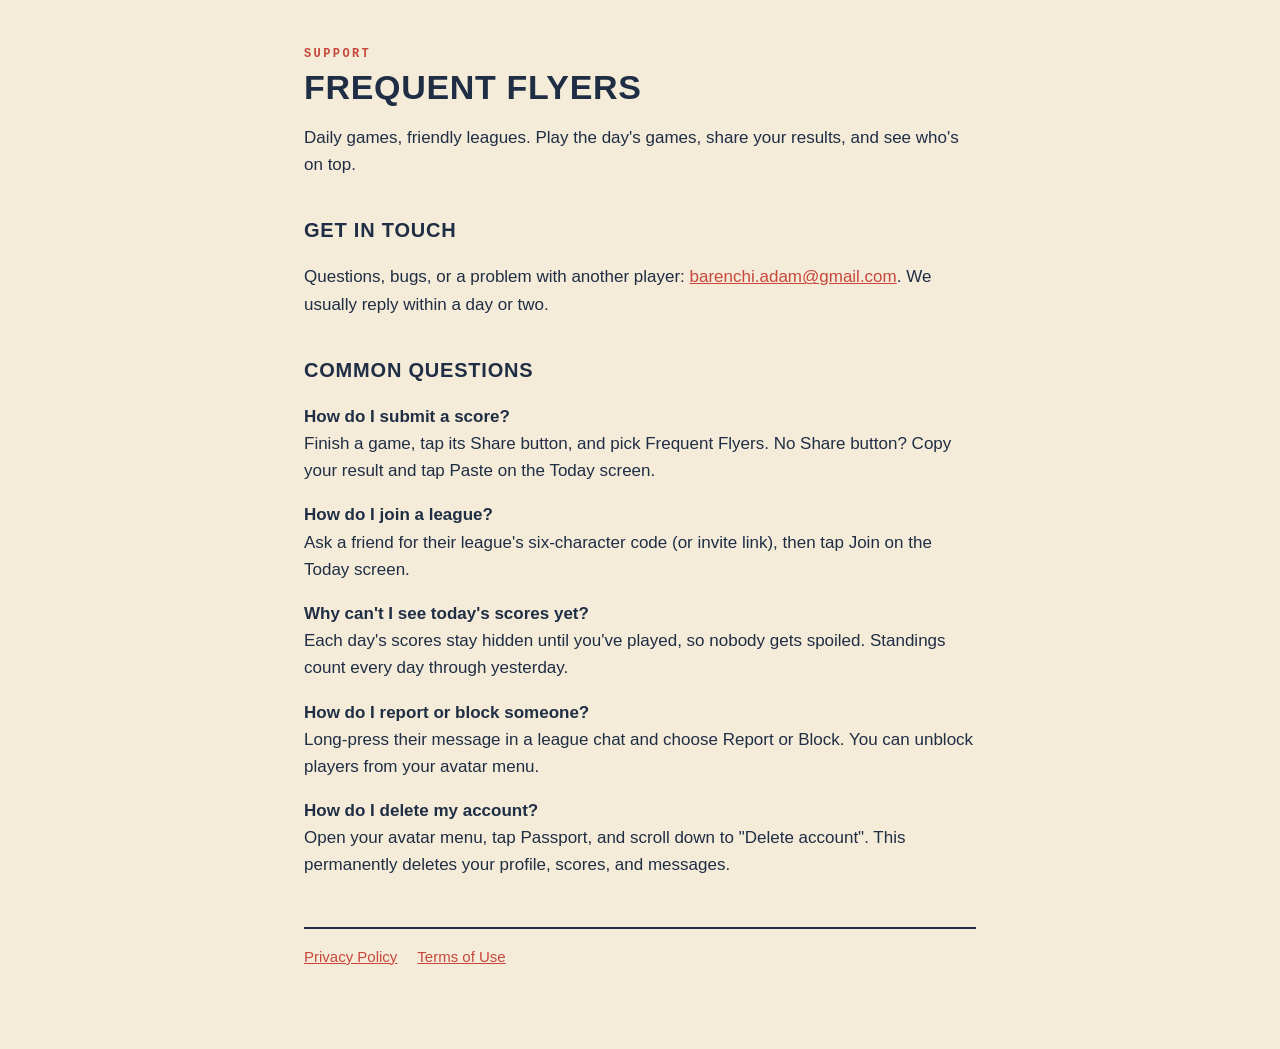
<file: index.html>
<!DOCTYPE html>
<html lang="en">
<head>
    <meta charset="utf-8">
    <meta name="viewport" content="width=device-width, initial-scale=1">
    <title>Frequent Flyers · Support</title>
    <link rel="stylesheet" href="style.css">
</head>
<body>
<main>
    <div class="kicker">Support</div>
    <h1>Frequent Flyers</h1>
    <p>Daily games, friendly leagues. Play the day's games, share your results, and see who's on top.</p>

    <h2>Get in touch</h2>
    <p>Questions, bugs, or a problem with another player: <a href="mailto:barenchi.adam@gmail.com">barenchi.adam@gmail.com</a>. We usually reply within a day or two.</p>

    <h2>Common questions</h2>
    <p><strong>How do I submit a score?</strong><br>
    Finish a game, tap its Share button, and pick Frequent Flyers. No Share button? Copy your result and tap Paste on the Today screen.</p>

    <p><strong>How do I join a league?</strong><br>
    Ask a friend for their league's six-character code (or invite link), then tap Join on the Today screen.</p>

    <p><strong>Why can't I see today's scores yet?</strong><br>
    Each day's scores stay hidden until you've played, so nobody gets spoiled. Standings count every day through yesterday.</p>

    <p><strong>How do I report or block someone?</strong><br>
    Long-press their message in a league chat and choose Report or Block. You can unblock players from your avatar menu.</p>

    <p><strong>How do I delete my account?</strong><br>
    Open your avatar menu, tap Passport, and scroll down to "Delete account". This permanently deletes your profile, scores, and messages.</p>

    <nav><a href="privacy.html">Privacy Policy</a><a href="terms.html">Terms of Use</a></nav>
</main>
</body>
</html>
</file>
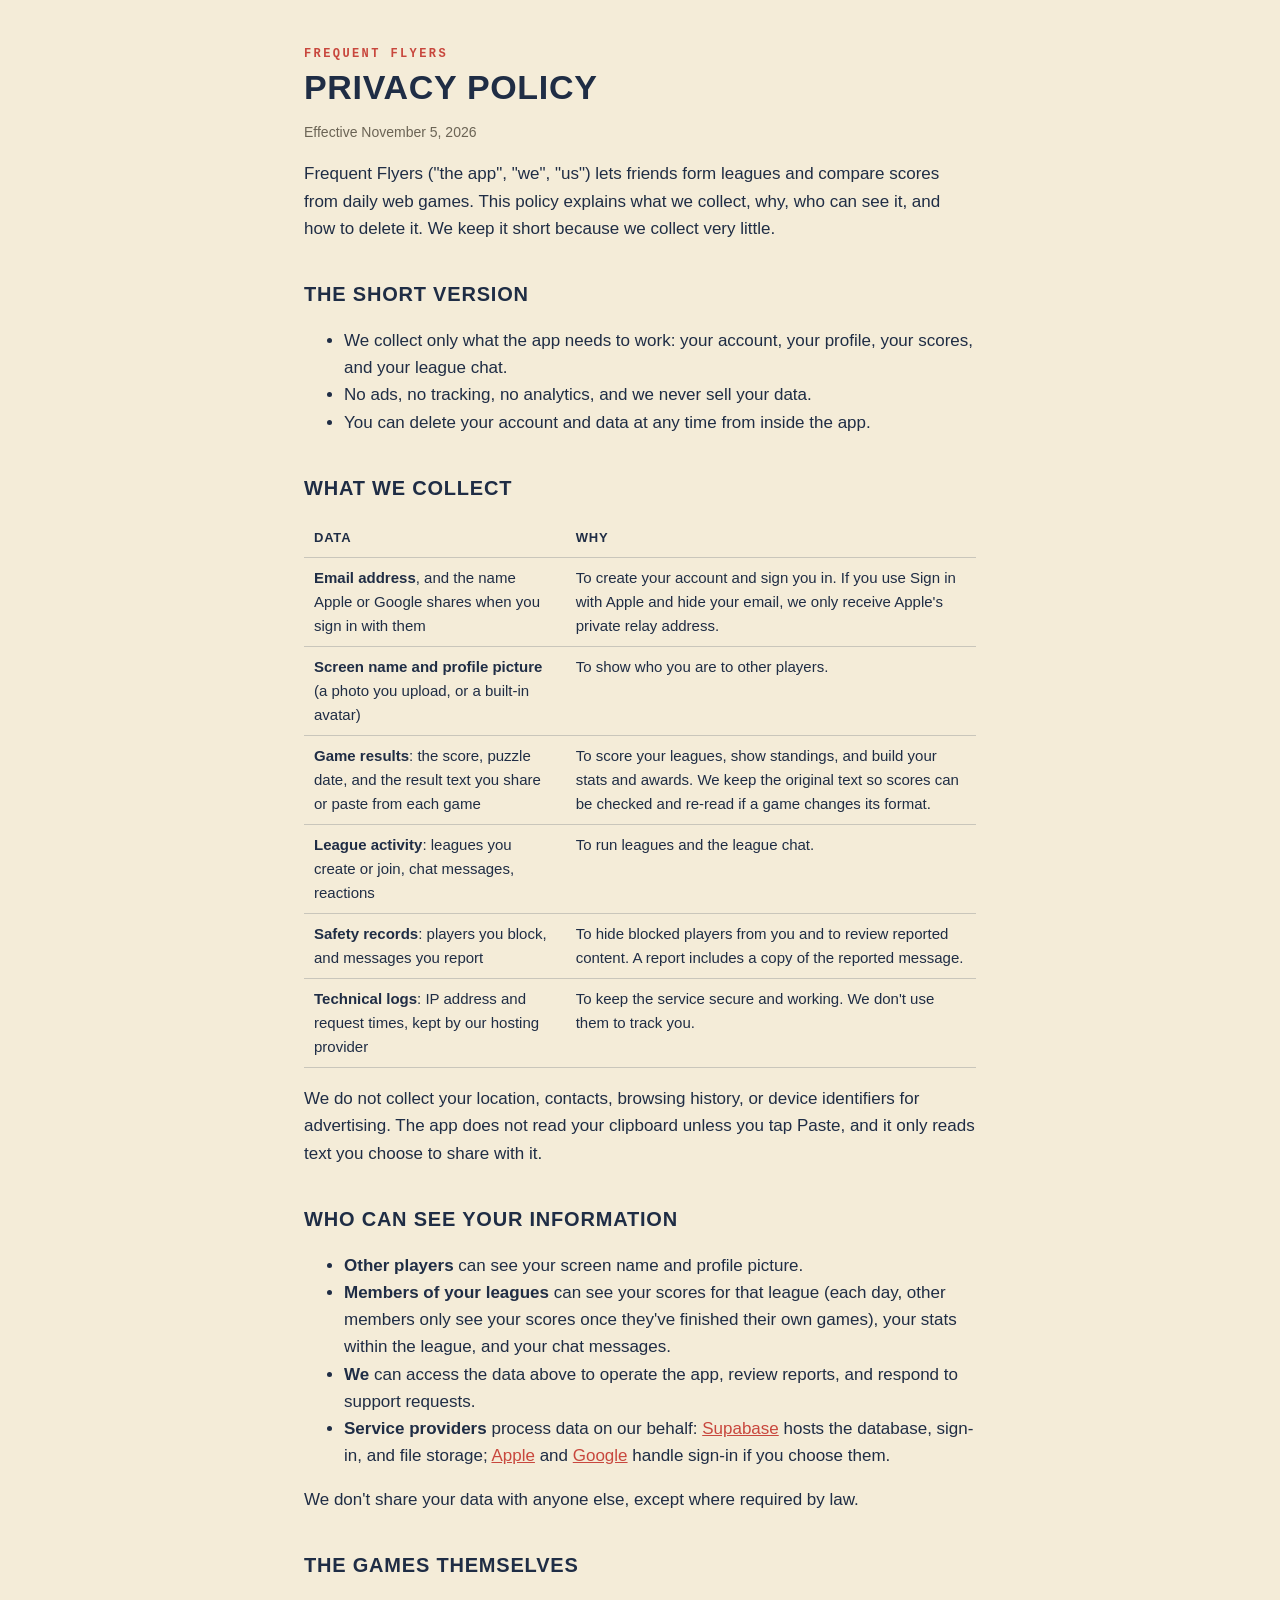
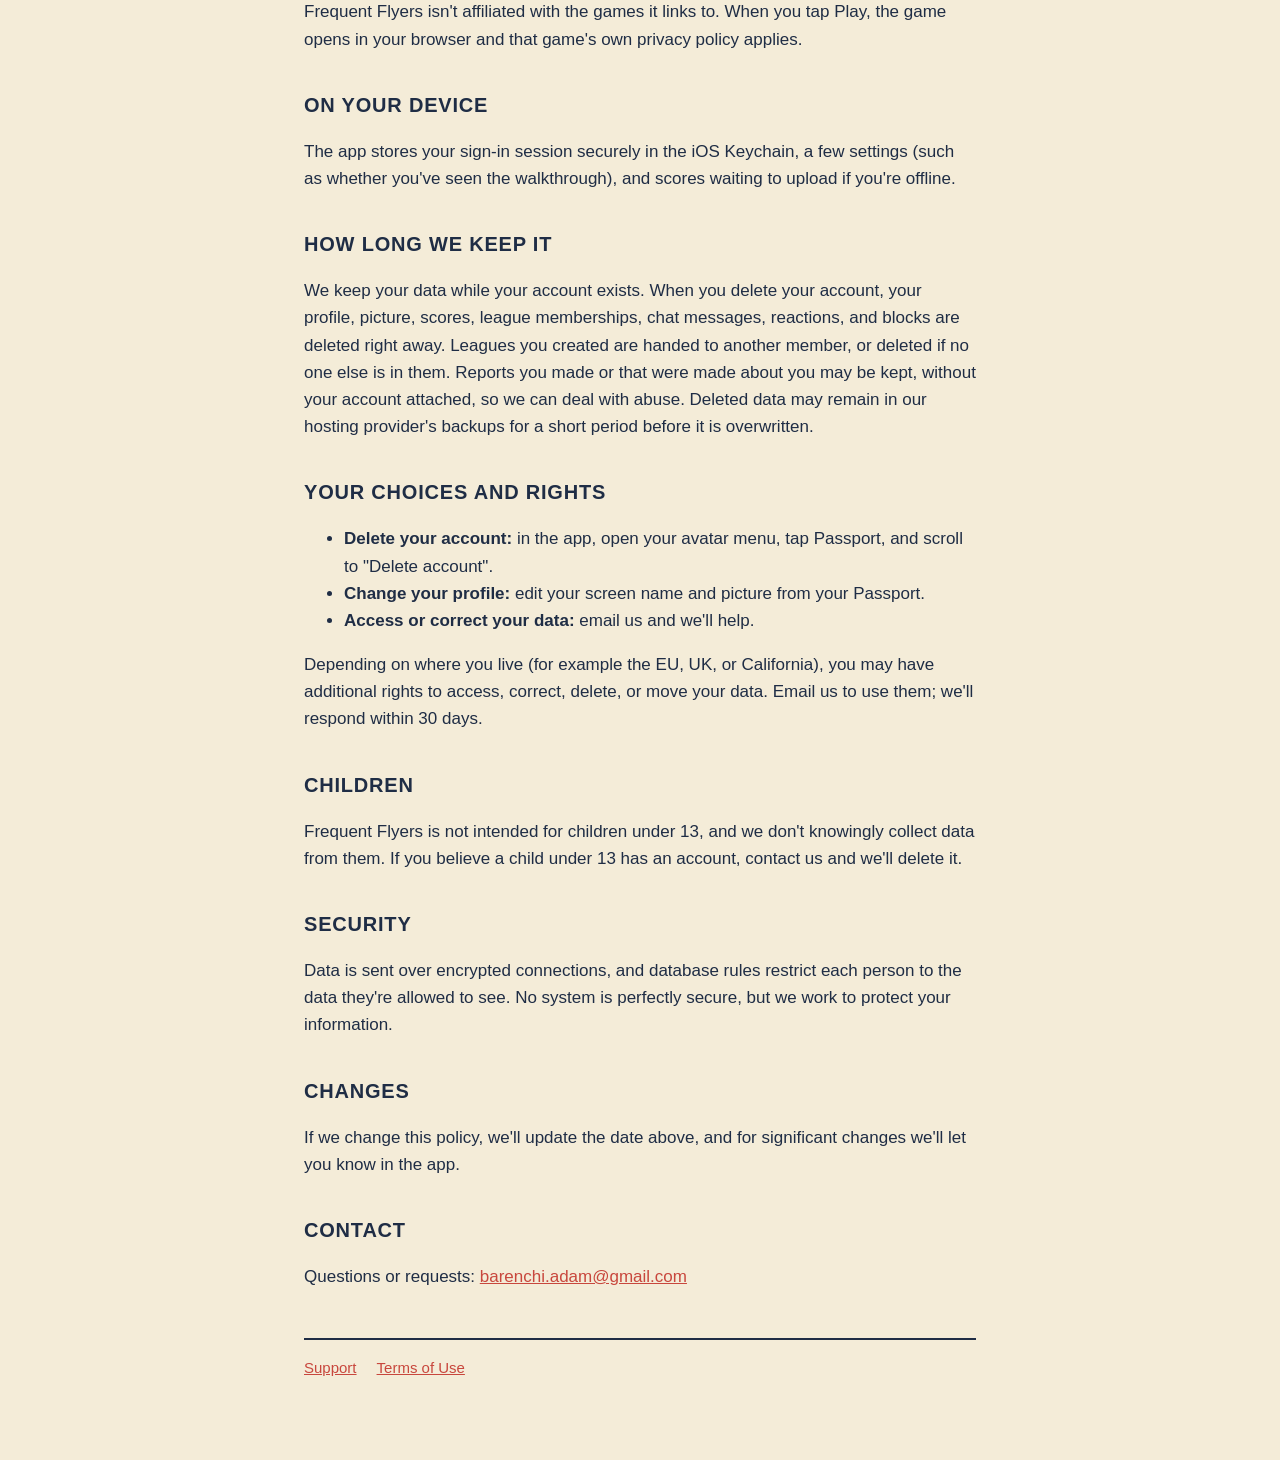
<file: privacy.html>
<!DOCTYPE html>
<html lang="en">
<head>
    <meta charset="utf-8">
    <meta name="viewport" content="width=device-width, initial-scale=1">
    <title>Privacy Policy · Frequent Flyers</title>
    <link rel="stylesheet" href="style.css">
</head>
<body>
<main>
    <div class="kicker">Frequent Flyers</div>
    <h1>Privacy Policy</h1>
    <p class="updated">Effective November 5, 2026</p>

    <p>Frequent Flyers ("the app", "we", "us") lets friends form leagues and compare scores from daily web games. This policy explains what we collect, why, who can see it, and how to delete it. We keep it short because we collect very little.</p>

    <h2>The short version</h2>
    <ul>
        <li>We collect only what the app needs to work: your account, your profile, your scores, and your league chat.</li>
        <li>No ads, no tracking, no analytics, and we never sell your data.</li>
        <li>You can delete your account and data at any time from inside the app.</li>
    </ul>

    <h2>What we collect</h2>
    <table>
        <tr><th>Data</th><th>Why</th></tr>
        <tr><td><strong>Email address</strong>, and the name Apple or Google shares when you sign in with them</td><td>To create your account and sign you in. If you use Sign in with Apple and hide your email, we only receive Apple's private relay address.</td></tr>
        <tr><td><strong>Screen name and profile picture</strong> (a photo you upload, or a built-in avatar)</td><td>To show who you are to other players.</td></tr>
        <tr><td><strong>Game results</strong>: the score, puzzle date, and the result text you share or paste from each game</td><td>To score your leagues, show standings, and build your stats and awards. We keep the original text so scores can be checked and re-read if a game changes its format.</td></tr>
        <tr><td><strong>League activity</strong>: leagues you create or join, chat messages, reactions</td><td>To run leagues and the league chat.</td></tr>
        <tr><td><strong>Safety records</strong>: players you block, and messages you report</td><td>To hide blocked players from you and to review reported content. A report includes a copy of the reported message.</td></tr>
        <tr><td><strong>Technical logs</strong>: IP address and request times, kept by our hosting provider</td><td>To keep the service secure and working. We don't use them to track you.</td></tr>
    </table>
    <p>We do not collect your location, contacts, browsing history, or device identifiers for advertising. The app does not read your clipboard unless you tap Paste, and it only reads text you choose to share with it.</p>

    <h2>Who can see your information</h2>
    <ul>
        <li><strong>Other players</strong> can see your screen name and profile picture.</li>
        <li><strong>Members of your leagues</strong> can see your scores for that league (each day, other members only see your scores once they've finished their own games), your stats within the league, and your chat messages.</li>
        <li><strong>We</strong> can access the data above to operate the app, review reports, and respond to support requests.</li>
        <li><strong>Service providers</strong> process data on our behalf: <a href="https://supabase.com/privacy">Supabase</a> hosts the database, sign-in, and file storage; <a href="https://www.apple.com/legal/privacy/">Apple</a> and <a href="https://policies.google.com/privacy">Google</a> handle sign-in if you choose them.</li>
    </ul>
    <p>We don't share your data with anyone else, except where required by law.</p>

    <h2>The games themselves</h2>
    <p>Frequent Flyers isn't affiliated with the games it links to. When you tap Play, the game opens in your browser and that game's own privacy policy applies.</p>

    <h2>On your device</h2>
    <p>The app stores your sign-in session securely in the iOS Keychain, a few settings (such as whether you've seen the walkthrough), and scores waiting to upload if you're offline.</p>

    <h2>How long we keep it</h2>
    <p>We keep your data while your account exists. When you delete your account, your profile, picture, scores, league memberships, chat messages, reactions, and blocks are deleted right away. Leagues you created are handed to another member, or deleted if no one else is in them. Reports you made or that were made about you may be kept, without your account attached, so we can deal with abuse. Deleted data may remain in our hosting provider's backups for a short period before it is overwritten.</p>

    <h2>Your choices and rights</h2>
    <ul>
        <li><strong>Delete your account:</strong> in the app, open your avatar menu, tap Passport, and scroll to "Delete account".</li>
        <li><strong>Change your profile:</strong> edit your screen name and picture from your Passport.</li>
        <li><strong>Access or correct your data:</strong> email us and we'll help.</li>
    </ul>
    <p>Depending on where you live (for example the EU, UK, or California), you may have additional rights to access, correct, delete, or move your data. Email us to use them; we'll respond within 30 days.</p>

    <h2>Children</h2>
    <p>Frequent Flyers is not intended for children under 13, and we don't knowingly collect data from them. If you believe a child under 13 has an account, contact us and we'll delete it.</p>

    <h2>Security</h2>
    <p>Data is sent over encrypted connections, and database rules restrict each person to the data they're allowed to see. No system is perfectly secure, but we work to protect your information.</p>

    <h2>Changes</h2>
    <p>If we change this policy, we'll update the date above, and for significant changes we'll let you know in the app.</p>

    <h2>Contact</h2>
    <p>Questions or requests: <a href="mailto:barenchi.adam@gmail.com">barenchi.adam@gmail.com</a></p>

    <nav><a href="index.html">Support</a><a href="terms.html">Terms of Use</a></nav>
</main>
</body>
</html>
</file>
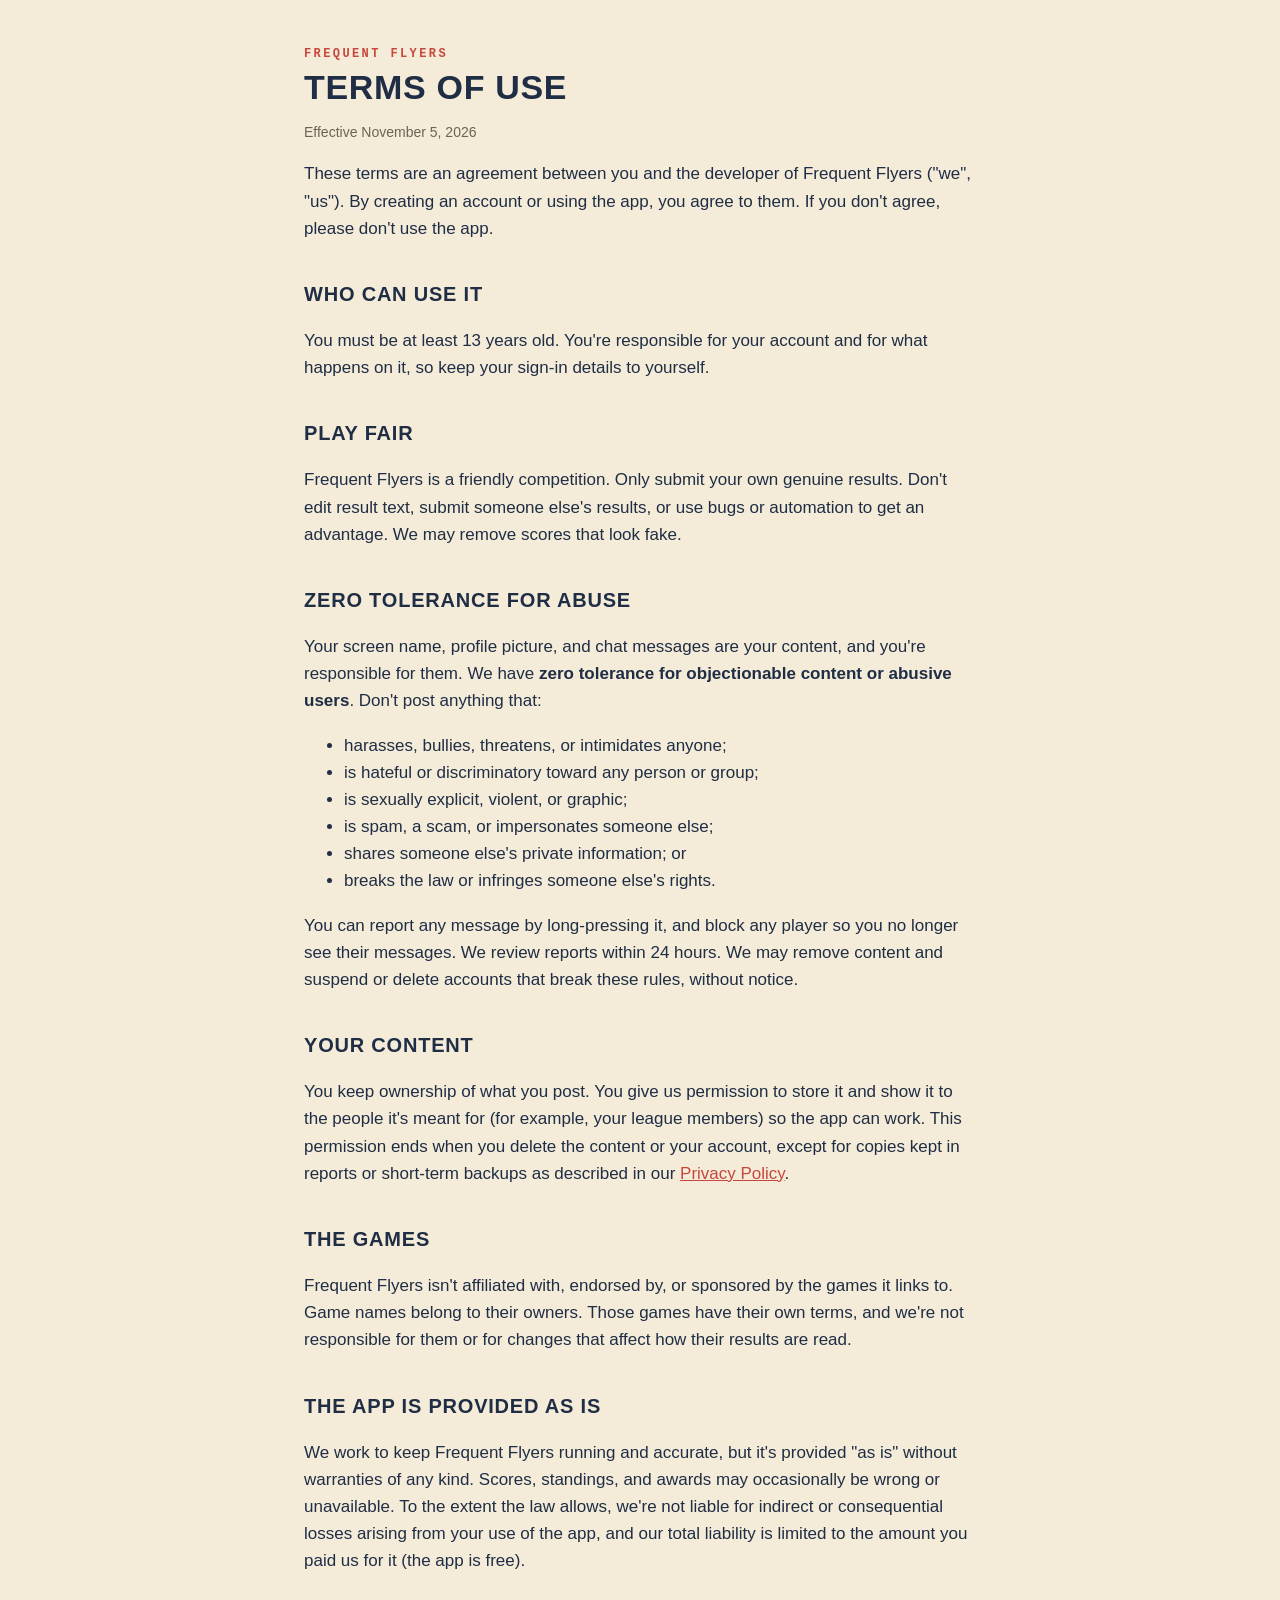
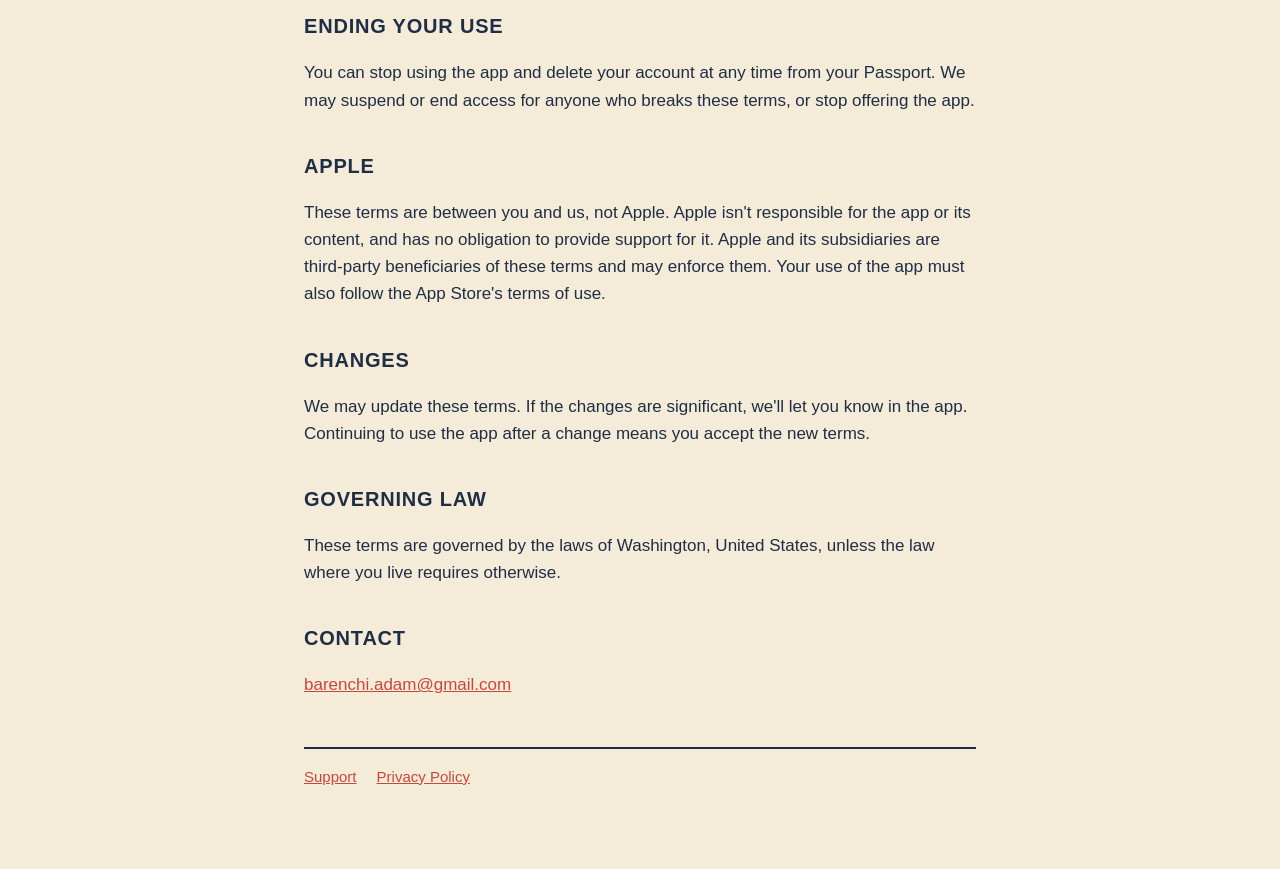
<file: terms.html>
<!DOCTYPE html>
<html lang="en">
<head>
    <meta charset="utf-8">
    <meta name="viewport" content="width=device-width, initial-scale=1">
    <title>Terms of Use · Frequent Flyers</title>
    <link rel="stylesheet" href="style.css">
</head>
<body>
<main>
    <div class="kicker">Frequent Flyers</div>
    <h1>Terms of Use</h1>
    <p class="updated">Effective November 5, 2026</p>

    <p>These terms are an agreement between you and the developer of Frequent Flyers ("we", "us"). By creating an account or using the app, you agree to them. If you don't agree, please don't use the app.</p>

    <h2>Who can use it</h2>
    <p>You must be at least 13 years old. You're responsible for your account and for what happens on it, so keep your sign-in details to yourself.</p>

    <h2>Play fair</h2>
    <p>Frequent Flyers is a friendly competition. Only submit your own genuine results. Don't edit result text, submit someone else's results, or use bugs or automation to get an advantage. We may remove scores that look fake.</p>

    <h2>Zero tolerance for abuse</h2>
    <p>Your screen name, profile picture, and chat messages are your content, and you're responsible for them. We have <strong>zero tolerance for objectionable content or abusive users</strong>. Don't post anything that:</p>
    <ul>
        <li>harasses, bullies, threatens, or intimidates anyone;</li>
        <li>is hateful or discriminatory toward any person or group;</li>
        <li>is sexually explicit, violent, or graphic;</li>
        <li>is spam, a scam, or impersonates someone else;</li>
        <li>shares someone else's private information; or</li>
        <li>breaks the law or infringes someone else's rights.</li>
    </ul>
    <p>You can report any message by long-pressing it, and block any player so you no longer see their messages. We review reports within 24 hours. We may remove content and suspend or delete accounts that break these rules, without notice.</p>

    <h2>Your content</h2>
    <p>You keep ownership of what you post. You give us permission to store it and show it to the people it's meant for (for example, your league members) so the app can work. This permission ends when you delete the content or your account, except for copies kept in reports or short-term backups as described in our <a href="privacy.html">Privacy Policy</a>.</p>

    <h2>The games</h2>
    <p>Frequent Flyers isn't affiliated with, endorsed by, or sponsored by the games it links to. Game names belong to their owners. Those games have their own terms, and we're not responsible for them or for changes that affect how their results are read.</p>

    <h2>The app is provided as is</h2>
    <p>We work to keep Frequent Flyers running and accurate, but it's provided "as is" without warranties of any kind. Scores, standings, and awards may occasionally be wrong or unavailable. To the extent the law allows, we're not liable for indirect or consequential losses arising from your use of the app, and our total liability is limited to the amount you paid us for it (the app is free).</p>

    <h2>Ending your use</h2>
    <p>You can stop using the app and delete your account at any time from your Passport. We may suspend or end access for anyone who breaks these terms, or stop offering the app.</p>

    <h2>Apple</h2>
    <p>These terms are between you and us, not Apple. Apple isn't responsible for the app or its content, and has no obligation to provide support for it. Apple and its subsidiaries are third-party beneficiaries of these terms and may enforce them. Your use of the app must also follow the App Store's terms of use.</p>

    <h2>Changes</h2>
    <p>We may update these terms. If the changes are significant, we'll let you know in the app. Continuing to use the app after a change means you accept the new terms.</p>

    <h2>Governing law</h2>
    <p>These terms are governed by the laws of Washington, United States, unless the law where you live requires otherwise.</p>

    <h2>Contact</h2>
    <p><a href="mailto:barenchi.adam@gmail.com">barenchi.adam@gmail.com</a></p>

    <nav><a href="index.html">Support</a><a href="privacy.html">Privacy Policy</a></nav>
</main>
</body>
</html>
</file>
<file: style.css>
:root {
    --paper: #f4ecd8;
    --ink: #1f2d45;
    --red: #c8473d;
    --muted: #6b6455;
}

* { box-sizing: border-box; }

body {
    margin: 0;
    background: var(--paper);
    color: var(--ink);
    font: 17px/1.6 -apple-system, BlinkMacSystemFont, "SF Pro Text", "Helvetica Neue", sans-serif;
}

main {
    max-width: 720px;
    margin: 0 auto;
    padding: 48px 24px 80px;
}

.kicker {
    color: var(--red);
    font: 700 12px/1 ui-monospace, "SF Mono", Menlo, monospace;
    letter-spacing: 0.2em;
    text-transform: uppercase;
}

h1 {
    margin: 8px 0 4px;
    font-size: 34px;
    line-height: 1.15;
    letter-spacing: 0.02em;
    text-transform: uppercase;
}

h2 {
    margin-top: 36px;
    font-size: 20px;
    text-transform: uppercase;
    letter-spacing: 0.04em;
}

.updated { color: var(--muted); font-size: 14px; }

a { color: var(--red); }

nav { margin-top: 48px; padding-top: 16px; border-top: 2px solid var(--ink); font-size: 15px; }
nav a { margin-right: 20px; }

table { width: 100%; border-collapse: collapse; font-size: 15px; }
th, td { text-align: left; vertical-align: top; padding: 8px 10px; border-bottom: 1px solid rgba(31, 45, 69, 0.2); }
th { font-size: 13px; text-transform: uppercase; letter-spacing: 0.06em; }
</file>
